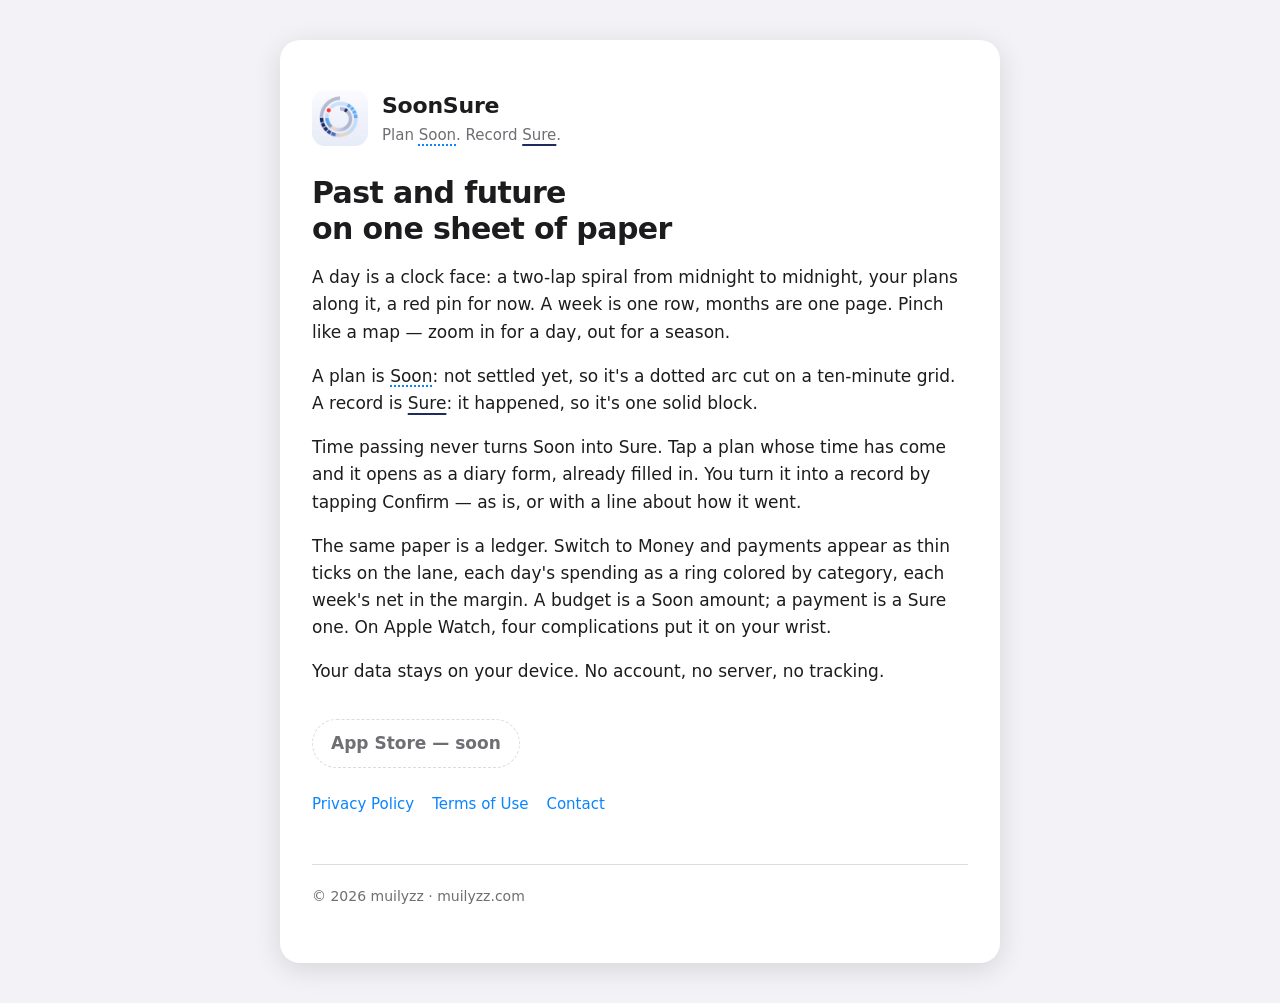
<file: index.html>
<!DOCTYPE html>
<html lang="en">
<head>
  <meta charset="utf-8">
  <meta name="viewport" content="width=device-width, initial-scale=1">
  <title>SoonSure — Plan Soon. Record Sure.</title>
  <meta name="description" content="A calendar and a diary on one sheet of paper. Plans are Soon, records are Sure. Time passing never turns one into the other — you do, with one tap.">
  <link rel="stylesheet" href="style.css">
  <link rel="icon" href="icon.png">
  <link rel="apple-touch-icon" href="icon.png">
</head>
<body>
  <main class="paper">
    <header class="brand">
      <img src="icon.png" alt="">
      <div>
        <div class="name">SoonSure</div>
        <div class="tag">Plan <span class="soon">Soon</span>. Record <span class="sure">Sure</span>.</div>
      </div>
    </header>

    <h1>Past and future<br>on one sheet of paper</h1>
    <p>A day is a clock face: a two-lap spiral from midnight to midnight, your plans along it, a red pin for now. A week is one row, months are one page. Pinch like a map — zoom in for a day, out for a season.</p>
    <p>A plan is <span class="soon">Soon</span>: not settled yet, so it's a dotted arc cut on a ten-minute grid.<br>A record is <span class="sure">Sure</span>: it happened, so it's one solid block.</p>
    <p>Time passing never turns Soon into Sure. Tap a plan whose time has come and it opens as a diary form, already filled in. You turn it into a record by tapping Confirm — as is, or with a line about how it went.</p>
    <p>The same paper is a ledger. Switch to Money and payments appear as thin ticks on the lane, each day's spending as a ring colored by category, each week's net in the margin. A budget is a Soon amount; a payment is a Sure one. On Apple Watch, four complications put it on your wrist.</p>
    <p>Your data stays on your device. No account, no server, no tracking.</p>

    <a class="badge soon-badge" href="#" aria-disabled="true">App Store — soon</a>

    <nav class="site">
      <a href="privacy.html">Privacy Policy</a>
      <a href="terms.html">Terms of Use</a>
      <a href="mailto:help@muilyzz.com">Contact</a>
    </nav>

    <footer>
      © 2026 muilyzz · <a href="https://muilyzz.com">muilyzz.com</a>
    </footer>
  </main>
</body>
</html>
</file>
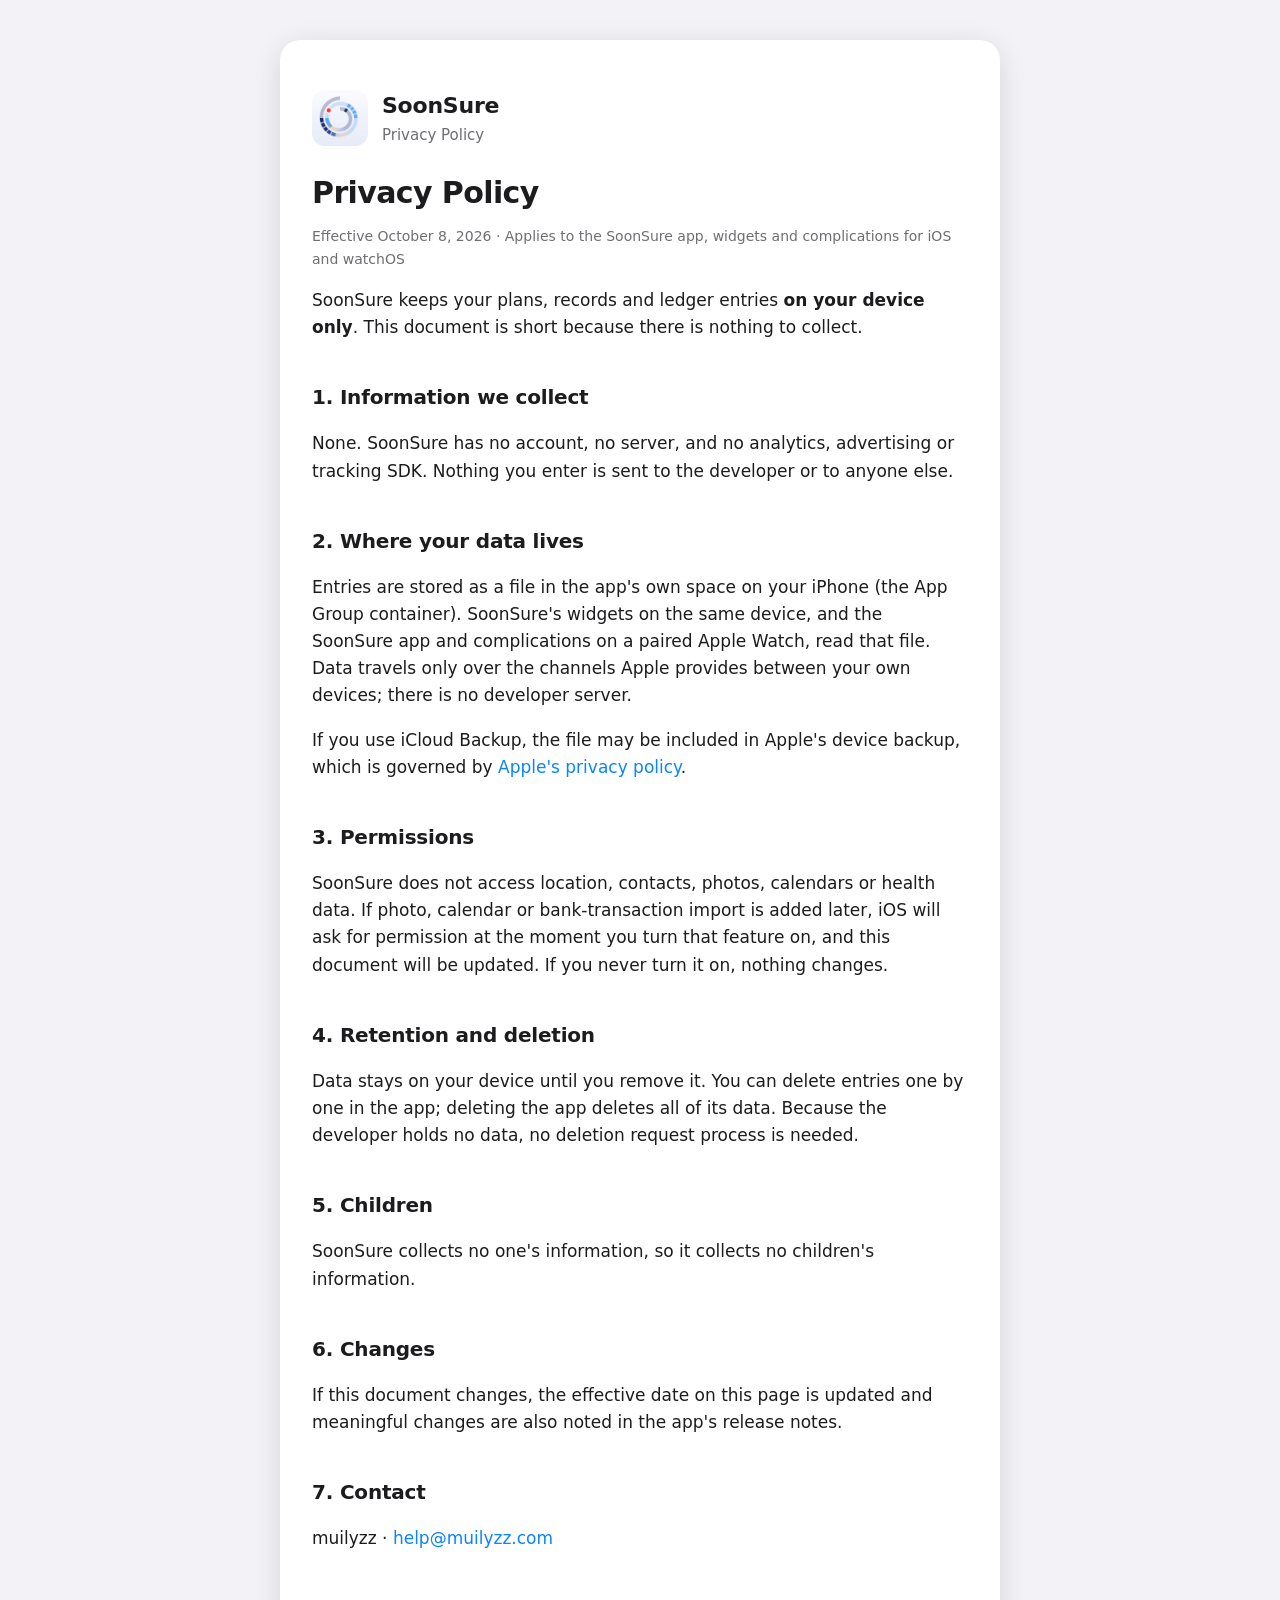
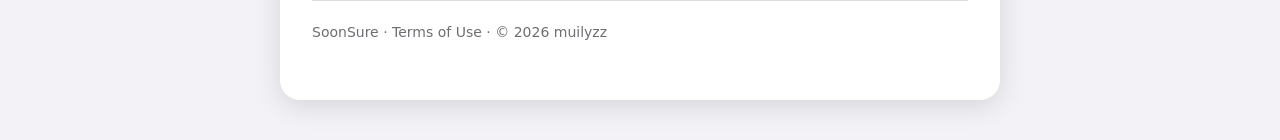
<file: privacy.html>
<!DOCTYPE html>
<html lang="en">
<head>
  <meta charset="utf-8">
  <meta name="viewport" content="width=device-width, initial-scale=1">
  <title>SoonSure Privacy Policy</title>
  <meta name="description" content="SoonSure collects nothing. All data stays on your device.">
  <link rel="stylesheet" href="style.css">
  <link rel="icon" href="icon.png">
</head>
<body>
  <main class="paper">
    <header class="brand">
      <img src="icon.png" alt="">
      <div>
        <div class="name"><a href="index.html" style="color:inherit">SoonSure</a></div>
        <div class="tag">Privacy Policy</div>
      </div>
    </header>

    <h1>Privacy Policy</h1>
    <p class="meta">Effective October 8, 2026 · Applies to the SoonSure app, widgets and complications for iOS and watchOS</p>

    <p>SoonSure keeps your plans, records and ledger entries <strong>on your device only</strong>. This document is short because there is nothing to collect.</p>

    <h2>1. Information we collect</h2>
    <p>None. SoonSure has no account, no server, and no analytics, advertising or tracking SDK. Nothing you enter is sent to the developer or to anyone else.</p>

    <h2>2. Where your data lives</h2>
    <p>Entries are stored as a file in the app's own space on your iPhone (the App Group container). SoonSure's widgets on the same device, and the SoonSure app and complications on a paired Apple Watch, read that file. Data travels only over the channels Apple provides between your own devices; there is no developer server.</p>
    <p>If you use iCloud Backup, the file may be included in Apple's device backup, which is governed by <a href="https://www.apple.com/legal/privacy/">Apple's privacy policy</a>.</p>

    <h2>3. Permissions</h2>
    <p>SoonSure does not access location, contacts, photos, calendars or health data. If photo, calendar or bank-transaction import is added later, iOS will ask for permission at the moment you turn that feature on, and this document will be updated. If you never turn it on, nothing changes.</p>

    <h2>4. Retention and deletion</h2>
    <p>Data stays on your device until you remove it. You can delete entries one by one in the app; deleting the app deletes all of its data. Because the developer holds no data, no deletion request process is needed.</p>

    <h2>5. Children</h2>
    <p>SoonSure collects no one's information, so it collects no children's information.</p>

    <h2>6. Changes</h2>
    <p>If this document changes, the effective date on this page is updated and meaningful changes are also noted in the app's release notes.</p>

    <h2>7. Contact</h2>
    <p>muilyzz · <a href="mailto:help@muilyzz.com">help@muilyzz.com</a></p>

    <footer>
      <a href="index.html">SoonSure</a> · <a href="terms.html">Terms of Use</a> · © 2026 muilyzz
    </footer>
  </main>
</body>
</html>
</file>
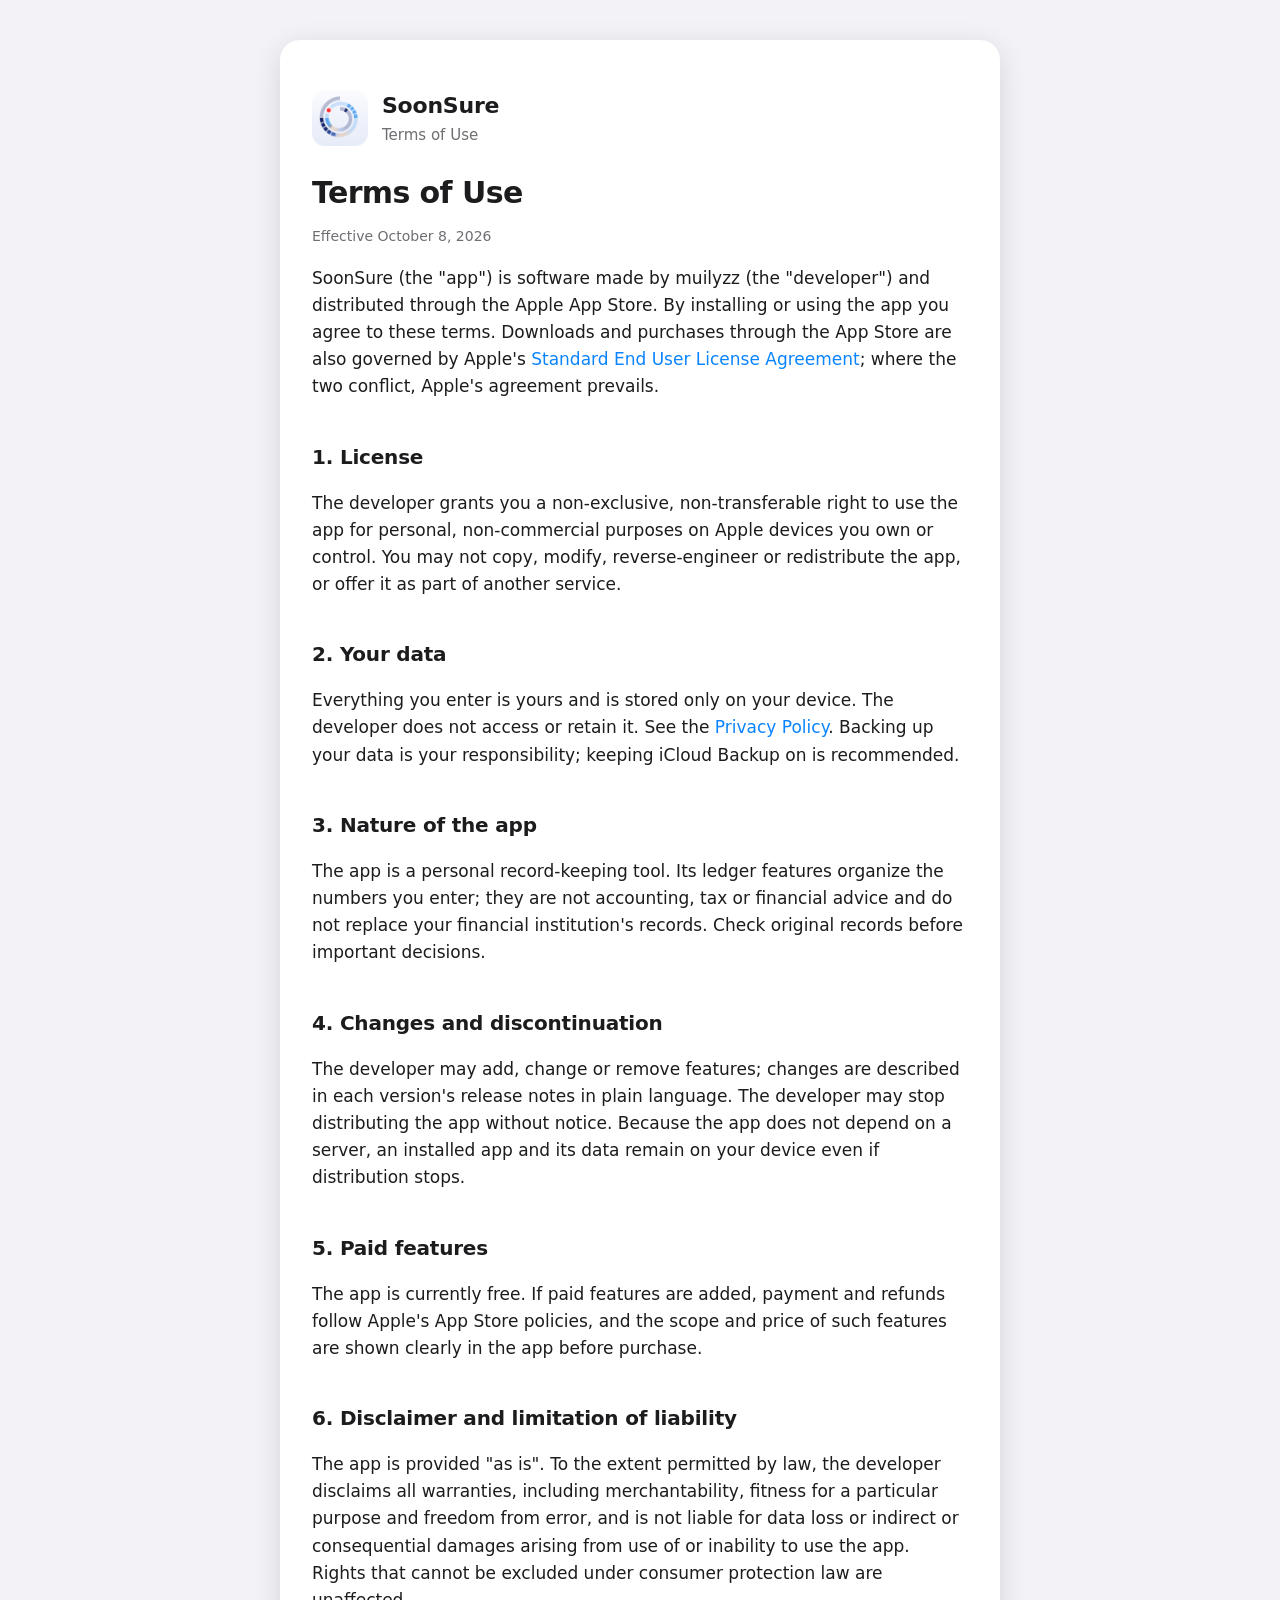
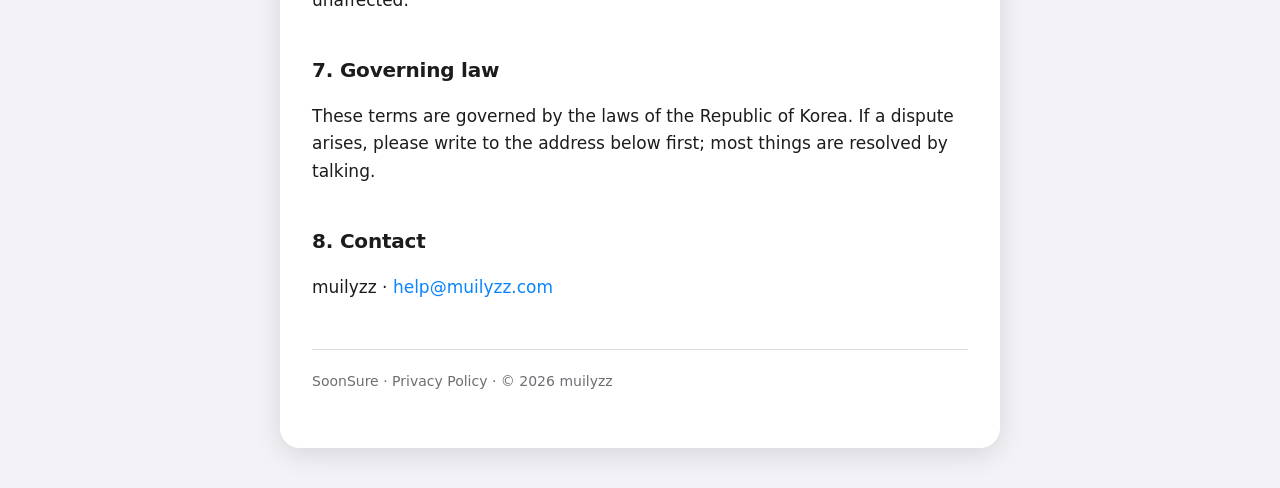
<file: terms.html>
<!DOCTYPE html>
<html lang="en">
<head>
  <meta charset="utf-8">
  <meta name="viewport" content="width=device-width, initial-scale=1">
  <title>SoonSure Terms of Use</title>
  <link rel="stylesheet" href="style.css">
  <link rel="icon" href="icon.png">
</head>
<body>
  <main class="paper">
    <header class="brand">
      <img src="icon.png" alt="">
      <div>
        <div class="name"><a href="index.html" style="color:inherit">SoonSure</a></div>
        <div class="tag">Terms of Use</div>
      </div>
    </header>

    <h1>Terms of Use</h1>
    <p class="meta">Effective October 8, 2026</p>

    <p>SoonSure (the "app") is software made by muilyzz (the "developer") and distributed through the Apple App Store. By installing or using the app you agree to these terms. Downloads and purchases through the App Store are also governed by Apple's <a href="https://www.apple.com/legal/internet-services/itunes/dev/stdeula/">Standard End User License Agreement</a>; where the two conflict, Apple's agreement prevails.</p>

    <h2>1. License</h2>
    <p>The developer grants you a non-exclusive, non-transferable right to use the app for personal, non-commercial purposes on Apple devices you own or control. You may not copy, modify, reverse-engineer or redistribute the app, or offer it as part of another service.</p>

    <h2>2. Your data</h2>
    <p>Everything you enter is yours and is stored only on your device. The developer does not access or retain it. See the <a href="privacy.html">Privacy Policy</a>. Backing up your data is your responsibility; keeping iCloud Backup on is recommended.</p>

    <h2>3. Nature of the app</h2>
    <p>The app is a personal record-keeping tool. Its ledger features organize the numbers you enter; they are not accounting, tax or financial advice and do not replace your financial institution's records. Check original records before important decisions.</p>

    <h2>4. Changes and discontinuation</h2>
    <p>The developer may add, change or remove features; changes are described in each version's release notes in plain language. The developer may stop distributing the app without notice. Because the app does not depend on a server, an installed app and its data remain on your device even if distribution stops.</p>

    <h2>5. Paid features</h2>
    <p>The app is currently free. If paid features are added, payment and refunds follow Apple's App Store policies, and the scope and price of such features are shown clearly in the app before purchase.</p>

    <h2>6. Disclaimer and limitation of liability</h2>
    <p>The app is provided "as is". To the extent permitted by law, the developer disclaims all warranties, including merchantability, fitness for a particular purpose and freedom from error, and is not liable for data loss or indirect or consequential damages arising from use of or inability to use the app. Rights that cannot be excluded under consumer protection law are unaffected.</p>

    <h2>7. Governing law</h2>
    <p>These terms are governed by the laws of the Republic of Korea. If a dispute arises, please write to the address below first; most things are resolved by talking.</p>

    <h2>8. Contact</h2>
    <p>muilyzz · <a href="mailto:help@muilyzz.com">help@muilyzz.com</a></p>

    <footer>
      <a href="index.html">SoonSure</a> · <a href="privacy.html">Privacy Policy</a> · © 2026 muilyzz
    </footer>
  </main>
</body>
</html>
</file>
<file: style.css>
:root {
  color-scheme: light dark;
  --ink: #1c1c1e;
  --ink-2: #6e6e73;
  --rule: rgba(60, 60, 67, 0.18);
  --paper: #ffffff;
  --desk: #f2f2f7;
  --accent: #0a84ff;
  --sun: #ff9a2e;
  --sure: #1f2b5e;
}
@media (prefers-color-scheme: dark) {
  :root {
    --ink: #f2f2f7;
    --ink-2: #9a9aa0;
    --rule: rgba(235, 235, 245, 0.18);
    --paper: #1c1c1e;
    --desk: #000000;
  }
}

* { box-sizing: border-box; }
html { background: var(--desk); }
body {
  margin: 0;
  color: var(--ink);
  font: 17px/1.6 -apple-system, BlinkMacSystemFont, "SF Pro Text", "Apple SD Gothic Neo", "Pretendard", system-ui, sans-serif;
  -webkit-font-smoothing: antialiased;
}

/* One sheet of paper on a desk, like the app. */
.paper {
  max-width: 720px;
  margin: 40px auto;
  padding: 48px 32px 56px;
  background: var(--paper);
  border-radius: 20px;
  box-shadow: 0 6px 28px rgba(0, 0, 0, 0.12);
}
@media (max-width: 600px) {
  .paper { margin: 0; border-radius: 0; padding: 32px 20px 48px; min-height: 100vh; }
}

header.brand { display: flex; align-items: center; gap: 14px; margin-bottom: 28px; }
header.brand img { width: 56px; height: 56px; border-radius: 13px; }
header.brand .name { font-size: 22px; font-weight: 700; letter-spacing: -0.01em; }
header.brand .tag { color: var(--ink-2); font-size: 15px; }

h1 { font-size: 30px; line-height: 1.2; letter-spacing: -0.02em; margin: 0 0 8px; }
h2 { font-size: 20px; margin: 40px 0 8px; letter-spacing: -0.01em; }
h3 { font-size: 17px; margin: 24px 0 4px; }
p, li { color: var(--ink); }
.muted { color: var(--ink-2); }
small, .meta { color: var(--ink-2); font-size: 14px; }
a { color: var(--accent); text-decoration: none; }
a:hover { text-decoration: underline; }
hr { border: 0; border-top: 1px solid var(--rule); margin: 40px 0; }

/* Soon / Sure as typography: a dotted and a solid underline. */
.soon { text-decoration: underline dotted var(--accent) 2px; text-underline-offset: 4px; }
.sure { text-decoration: underline solid var(--sure) 2px; text-underline-offset: 4px; }

nav.lang { display: flex; gap: 12px; font-size: 14px; margin-bottom: 8px; }
nav.lang a { padding: 4px 10px; border: 1px solid var(--rule); border-radius: 999px; }

nav.site { display: flex; flex-wrap: wrap; gap: 8px 18px; font-size: 15px; margin: 24px 0 0; }

footer { margin-top: 48px; padding-top: 20px; border-top: 1px solid var(--rule); font-size: 14px; color: var(--ink-2); }
footer a { color: var(--ink-2); }

.badge { display: inline-block; margin-top: 16px; padding: 10px 18px; border-radius: 999px; background: var(--ink); color: var(--paper); font-weight: 600; }
.badge:hover { text-decoration: none; opacity: 0.9; }
.badge.soon-badge { background: transparent; color: var(--ink-2); border: 1px dashed var(--rule); }
</file>
